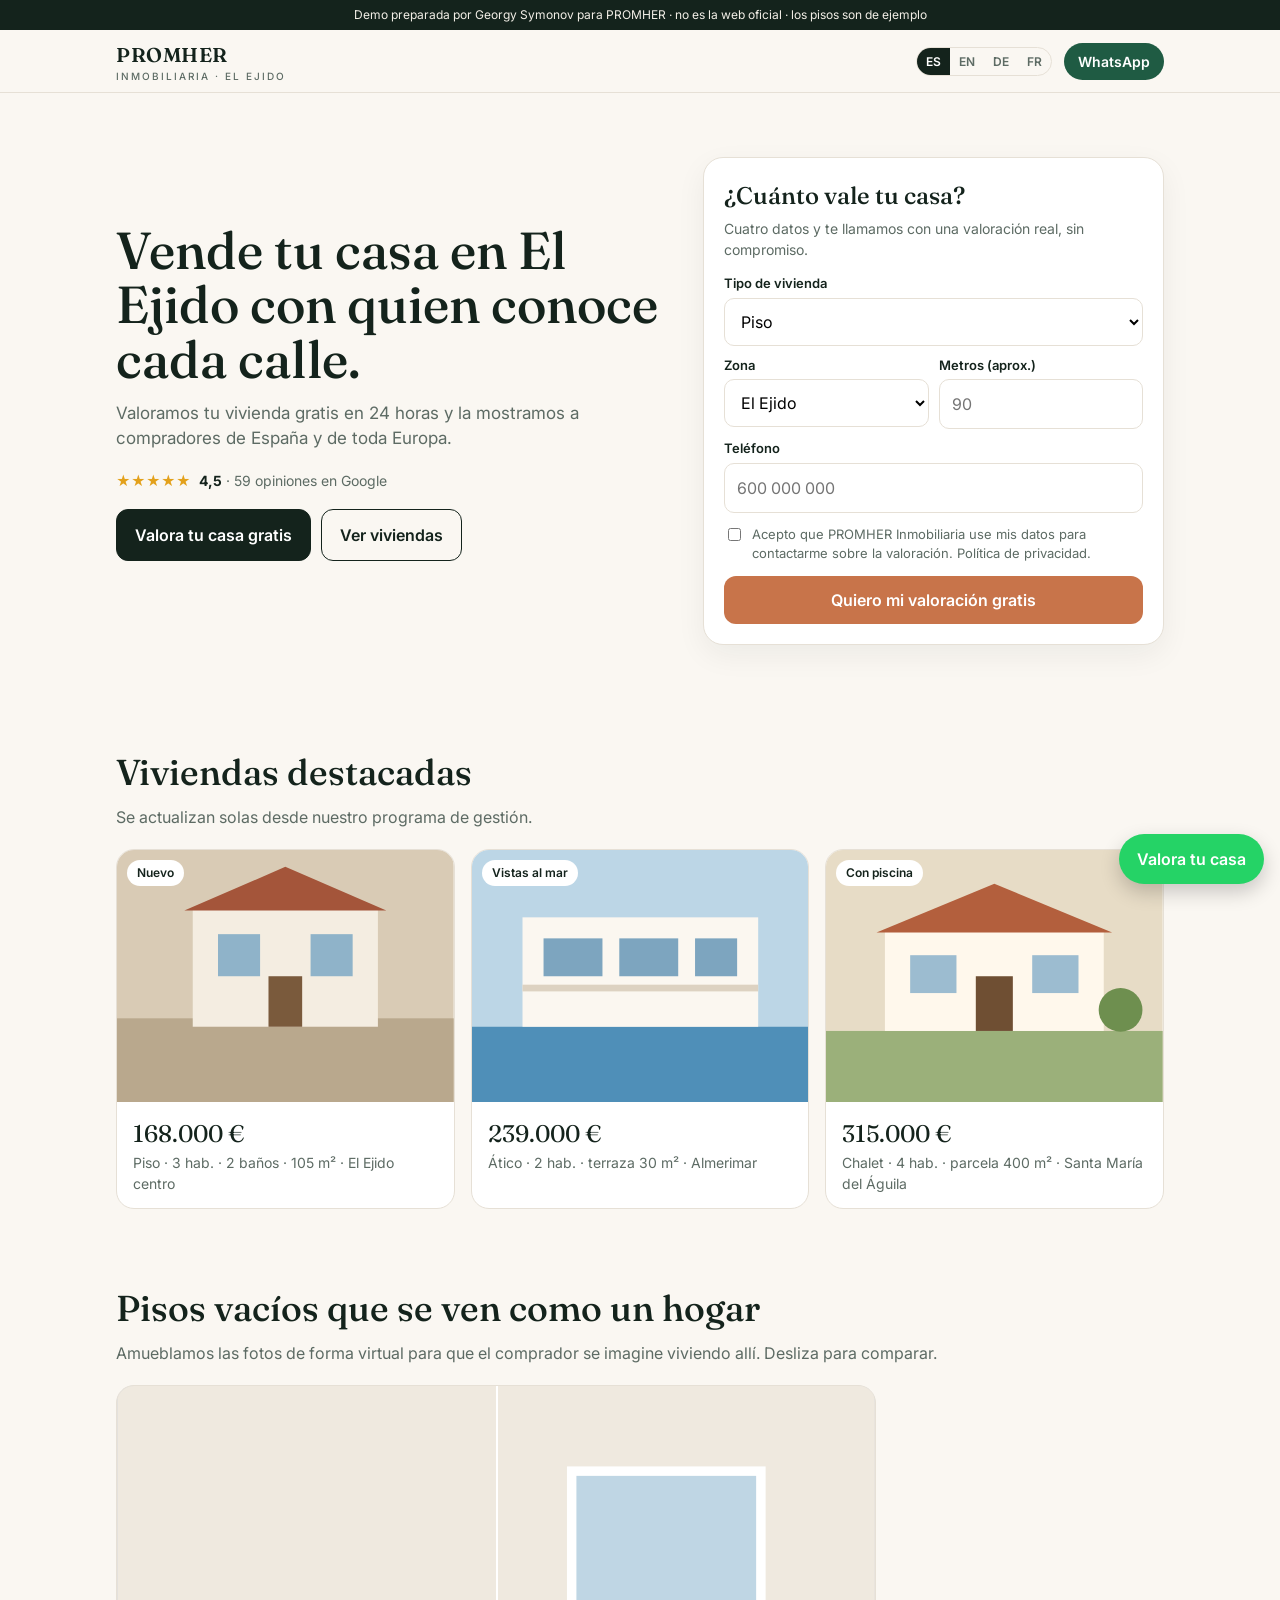
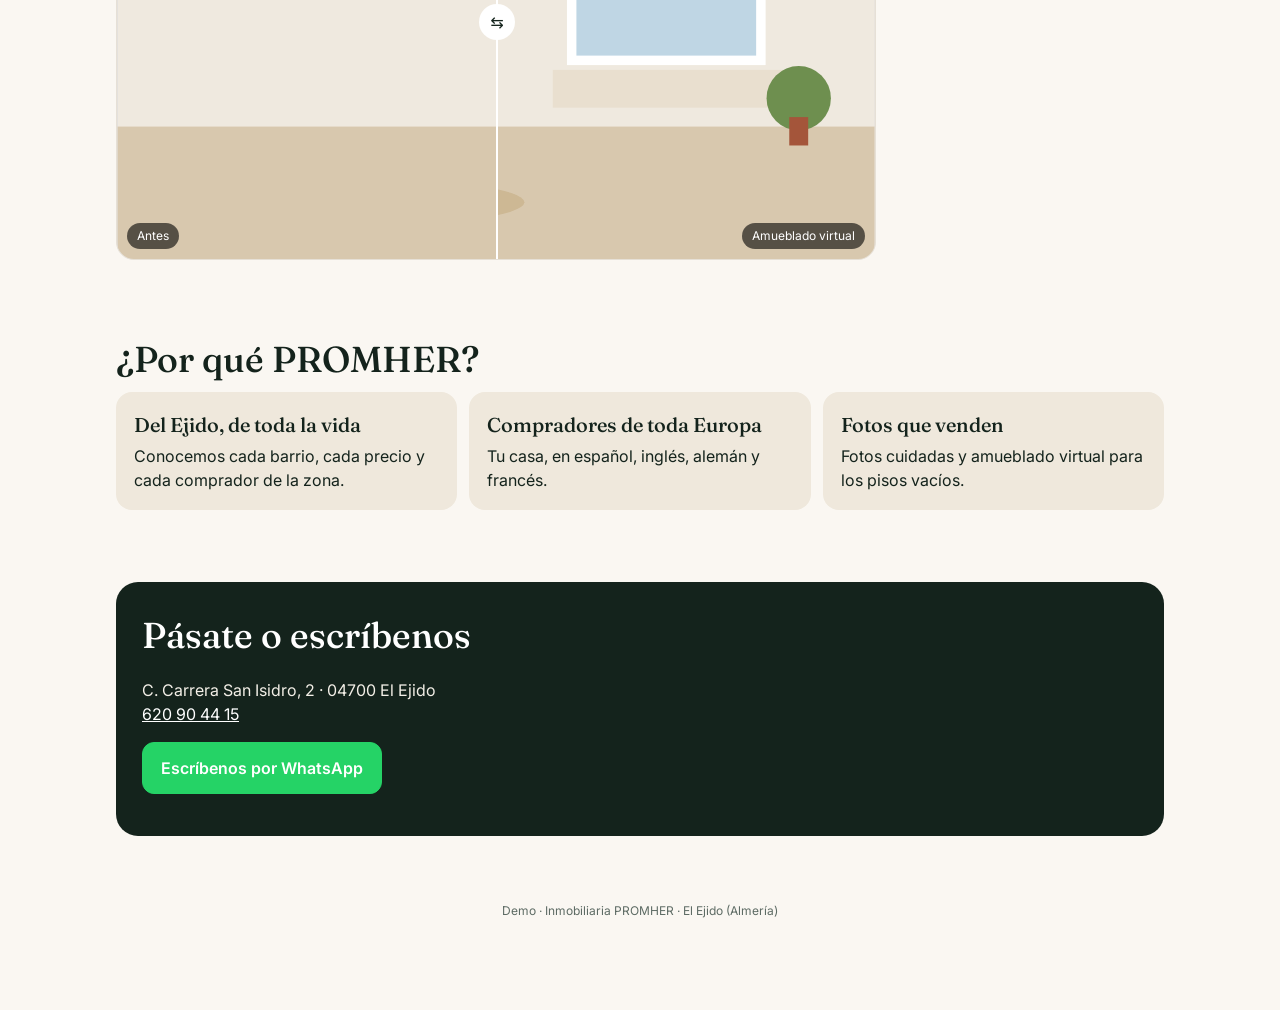
<file: servicios/demo-promher/index.html>
<!doctype html>
<html lang="es">
<head>
<meta charset="utf-8">
<meta name="viewport" content="width=device-width, initial-scale=1">
<title>PROMHER Inmobiliaria · El Ejido (demo)</title>
<link rel="preconnect" href="https://fonts.googleapis.com">
<link href="https://fonts.googleapis.com/css2?family=Fraunces:opsz,wght@9..144,500;9..144,600&family=Inter:wght@400;500;600&display=swap" rel="stylesheet">
<style>
  :root{--ink:#14231c;--muted:#5d6b64;--bg:#faf7f2;--card:#fff;--line:#e6e0d6;--accent:#1f5b43;--accent2:#c8744a;--soft:#efe8dc}
  *{box-sizing:border-box}
  body{margin:0;background:var(--bg);color:var(--ink);font:16px/1.5 Inter,system-ui,sans-serif}
  a{color:inherit}
  .demo{background:#14231c;color:#f3efe7;font-size:12px;text-align:center;padding:6px 16px}
  header{position:sticky;top:0;z-index:5;background:rgba(250,247,242,.94);backdrop-filter:blur(8px);border-bottom:1px solid var(--line)}
  .bar{max-width:1080px;margin:0 auto;padding:10px 16px;display:flex;align-items:center;gap:12px}
  .logo{font-family:Fraunces,serif;font-weight:600;font-size:20px;letter-spacing:.5px}
  .logo small{display:block;font:500 10px Inter;letter-spacing:2px;color:var(--muted);text-transform:uppercase}
  .sp{flex:1}
  .lang{display:flex;border:1px solid var(--line);border-radius:99px;overflow:hidden}
  .lang button{border:0;background:none;padding:6px 9px;font:600 12px Inter;color:var(--muted);cursor:pointer}
  .lang button.on{background:var(--ink);color:#fff}
  .wa{background:var(--accent);color:#fff;text-decoration:none;border-radius:99px;padding:8px 14px;font-weight:600;font-size:14px;white-space:nowrap}
  @media(max-width:480px){.bar .wa{display:none}.lang button{padding:6px 8px}}
  .wrap{max-width:1080px;margin:0 auto;padding:0 16px}
  .hero{padding:40px 0 28px;display:grid;gap:24px}
  @media(min-width:900px){.hero{grid-template-columns:1.1fr .9fr;align-items:center;padding:64px 0}}
  h1{font-family:Fraunces,serif;font-weight:500;font-size:clamp(32px,7vw,52px);line-height:1.05;margin:0 0 14px}
  .lead{color:var(--muted);font-size:17px;margin:0 0 18px;max-width:46ch}
  .stars{display:flex;align-items:center;gap:8px;font-size:14px;color:var(--muted)}
  .stars b{color:var(--ink)}
  .cta{display:flex;flex-wrap:wrap;gap:10px;margin:18px 0}
  .btn{display:inline-block;border-radius:12px;padding:13px 18px;font-weight:600;text-decoration:none;border:1px solid var(--ink)}
  .btn.p{background:var(--ink);color:#fff}
  .form{background:var(--card);border:1px solid var(--line);border-radius:20px;padding:20px;box-shadow:0 10px 30px rgba(20,35,28,.06)}
  .form h2{font-family:Fraunces,serif;font-weight:500;font-size:24px;margin:0 0 4px}
  .form p{margin:0 0 14px;color:var(--muted);font-size:14px}
  label{display:block;font-size:13px;font-weight:600;margin:10px 0 4px}
  input,select{width:100%;padding:12px;border:1px solid var(--line);border-radius:10px;font:inherit;background:#fff}
  .row{display:grid;grid-template-columns:1fr 1fr;gap:10px}
  .chk{display:flex;gap:8px;align-items:flex-start;font-size:12px;color:var(--muted);margin:12px 0}
  .chk input{width:auto;margin-top:3px}
  .send{width:100%;background:var(--accent2);color:#fff;border:0;border-radius:12px;padding:14px;font:600 16px Inter;cursor:pointer}
  .ok{display:none;background:#e7f1ec;border-radius:12px;padding:14px;font-size:14px;margin-top:10px}
  section{padding:36px 0}
  h2.t{font-family:Fraunces,serif;font-weight:500;font-size:clamp(26px,5vw,36px);margin:0 0 6px}
  .sub{color:var(--muted);margin:0 0 20px}
  .grid{display:grid;gap:16px;grid-template-columns:repeat(auto-fit,minmax(260px,1fr))}
  .home{background:var(--card);border:1px solid var(--line);border-radius:18px;overflow:hidden}
  .ph{aspect-ratio:4/3;position:relative}
  .ph svg{width:100%;height:100%;display:block}
  .tag{position:absolute;top:10px;left:10px;background:#fff;border-radius:99px;padding:4px 10px;font-size:12px;font-weight:600}
  .home .in{padding:14px 16px}
  .price{font-family:Fraunces,serif;font-size:24px}
  .meta{color:var(--muted);font-size:14px}
  .ba{position:relative;border-radius:18px;overflow:hidden;border:1px solid var(--line);aspect-ratio:16/10;max-width:760px;background:#ddd;user-select:none}
  .ba svg{position:absolute;inset:0;width:100%;height:100%}
  .ba .after{clip-path:inset(0 0 0 50%)}
  .ba input{position:absolute;inset:0;width:100%;height:100%;opacity:0;cursor:ew-resize;margin:0;padding:0}
  .ba .knob{position:absolute;top:0;bottom:0;left:50%;width:2px;background:#fff;pointer-events:none}
  .ba .knob::after{content:"⇆";position:absolute;top:50%;left:50%;transform:translate(-50%,-50%);background:#fff;border-radius:99px;width:36px;height:36px;display:grid;place-items:center;font-size:16px}
  .lbl{position:absolute;bottom:10px;background:rgba(0,0,0,.6);color:#fff;font-size:12px;padding:4px 10px;border-radius:99px}
  .why{display:grid;gap:12px;grid-template-columns:repeat(auto-fit,minmax(220px,1fr))}
  .why div{background:var(--soft);border-radius:16px;padding:18px}
  .why b{display:block;font-family:Fraunces,serif;font-weight:500;font-size:20px;margin-bottom:4px}
  .contact{background:var(--ink);color:#f3efe7;border-radius:22px;padding:26px}
  .contact a{color:#fff}
  footer{color:var(--muted);font-size:12px;text-align:center;padding:30px 16px 90px}
  .float{position:fixed;right:16px;bottom:16px;background:#25d366;color:#fff;border-radius:99px;padding:13px 18px;font-weight:600;text-decoration:none;box-shadow:0 8px 20px rgba(0,0,0,.2)}
</style>
</head>
<body>
<div class="demo">Demo preparada por Georgy Symonov para PROMHER · no es la web oficial · los pisos son de ejemplo</div>
<header><div class="bar">
  <div class="logo">PROMHER<small>Inmobiliaria · El Ejido</small></div>
  <div class="sp"></div>
  <div class="lang"><button data-l="es" class="on">ES</button><button data-l="en">EN</button><button data-l="de">DE</button><button data-l="fr">FR</button></div>
  <a class="wa" href="#contacto" data-i="wa">WhatsApp</a>
</div></header>

<main class="wrap">
  <div class="hero">
    <div>
      <h1 data-i="h1">Vende tu casa en El Ejido con quien conoce cada calle.</h1>
      <p class="lead" data-i="lead">Valoramos tu vivienda gratis en 24 horas y la mostramos a compradores de España y de toda Europa.</p>
      <div class="stars"><span style="color:#e3a11b">★★★★★</span><span><b>4,5</b> · <span data-i="rev">59 opiniones en Google</span></span></div>
      <div class="cta"><a class="btn p" href="#valora" data-i="c1">Valora tu casa gratis</a><a class="btn" href="#pisos" data-i="c2">Ver viviendas</a></div>
    </div>
    <form class="form" id="valora" onsubmit="event.preventDefault();this.querySelector('.ok').style.display='block'">
      <h2 data-i="fh">¿Cuánto vale tu casa?</h2>
      <p data-i="fp">Cuatro datos y te llamamos con una valoración real, sin compromiso.</p>
      <label data-i="f1">Tipo de vivienda</label>
      <select><option data-i="o1">Piso</option><option data-i="o2">Casa / chalet</option><option data-i="o3">Dúplex o ático</option><option data-i="o4">Terreno o finca</option></select>
      <div class="row">
        <div><label data-i="f2">Zona</label><select><option>El Ejido</option><option>Santa María del Águila</option><option>Almerimar</option><option>Las Norias</option><option>San Agustín</option><option>Balerma</option></select></div>
        <div><label data-i="f3">Metros (aprox.)</label><input inputmode="numeric" placeholder="90"></div>
      </div>
      <label data-i="f4">Teléfono</label><input type="tel" placeholder="600 000 000" required>
      <div class="chk"><input type="checkbox" required id="rgpd"><label for="rgpd" style="margin:0;font-weight:400" data-i="rg">Acepto que PROMHER Inmobiliaria use mis datos para contactarme sobre la valoración. Política de privacidad.</label></div>
      <button class="send" data-i="fs">Quiero mi valoración gratis</button>
      <div class="ok" data-i="okm">¡Gracias! Te llamamos en menos de 24 horas.</div>
    </form>
  </div>

  <section id="pisos">
    <h2 class="t" data-i="ph">Viviendas destacadas</h2>
    <p class="sub" data-i="ps">Se actualizan solas desde nuestro programa de gestión.</p>
    <div class="grid">
      <article class="home"><div class="ph"><svg viewBox="0 0 400 300"><rect width="400" height="300" fill="#d9cbb5"/><rect y="200" width="400" height="100" fill="#b9a88d"/><rect x="90" y="70" width="220" height="140" fill="#f4ede1"/><rect x="120" y="100" width="50" height="50" fill="#8fb3c9"/><rect x="230" y="100" width="50" height="50" fill="#8fb3c9"/><rect x="180" y="150" width="40" height="60" fill="#7a5a3c"/><polygon points="80,72 200,20 320,72" fill="#a4553a"/></svg><span class="tag" data-i="t1">Nuevo</span></div>
        <div class="in"><div class="price">168.000 €</div><div class="meta" data-i="h1m">Piso · 3 hab. · 2 baños · 105 m² · El Ejido centro</div></div></article>
      <article class="home"><div class="ph"><svg viewBox="0 0 400 300"><rect width="400" height="300" fill="#bcd6e6"/><rect y="210" width="400" height="90" fill="#4f8fb8"/><rect x="60" y="80" width="280" height="130" fill="#fbf7f0"/><rect x="85" y="105" width="70" height="45" fill="#7da5bf"/><rect x="175" y="105" width="70" height="45" fill="#7da5bf"/><rect x="265" y="105" width="50" height="45" fill="#7da5bf"/><rect x="60" y="160" width="280" height="8" fill="#ddd2c1"/></svg><span class="tag" data-i="t2">Vistas al mar</span></div>
        <div class="in"><div class="price">239.000 €</div><div class="meta" data-i="h2m">Ático · 2 hab. · terraza 30 m² · Almerimar</div></div></article>
      <article class="home"><div class="ph"><svg viewBox="0 0 400 300"><rect width="400" height="300" fill="#e7dcc6"/><rect y="215" width="400" height="85" fill="#9bb07a"/><rect x="70" y="95" width="260" height="120" fill="#fff8ec"/><polygon points="60,98 200,40 340,98" fill="#b35f3d"/><rect x="100" y="125" width="55" height="45" fill="#9cbcd0"/><rect x="245" y="125" width="55" height="45" fill="#9cbcd0"/><rect x="178" y="150" width="44" height="65" fill="#6f4f33"/><circle cx="350" cy="190" r="26" fill="#6e8f4f"/></svg><span class="tag" data-i="t3">Con piscina</span></div>
        <div class="in"><div class="price">315.000 €</div><div class="meta" data-i="h3m">Chalet · 4 hab. · parcela 400 m² · Santa María del Águila</div></div></article>
    </div>
  </section>

  <section>
    <h2 class="t" data-i="vh">Pisos vacíos que se ven como un hogar</h2>
    <p class="sub" data-i="vs">Amueblamos las fotos de forma virtual para que el comprador se imagine viviendo allí. Desliza para comparar.</p>
    <div class="ba" id="ba">
      <svg viewBox="0 0 800 500"><rect width="800" height="500" fill="#efe9df"/><rect y="360" width="800" height="140" fill="#d8c8ae"/><rect x="480" y="90" width="200" height="200" fill="#bfd6e4" stroke="#fff" stroke-width="10"/></svg>
      <svg class="after" viewBox="0 0 800 500"><rect width="800" height="500" fill="#efe9df"/><rect y="360" width="800" height="140" fill="#d8c8ae"/><rect x="480" y="90" width="200" height="200" fill="#bfd6e4" stroke="#fff" stroke-width="10"/><rect x="460" y="300" width="250" height="40" fill="#e9dfcf"/><rect x="90" y="300" width="300" height="80" rx="16" fill="#5f7a6a"/><rect x="90" y="270" width="300" height="45" rx="16" fill="#6f8b7a"/><rect x="150" y="395" width="180" height="20" rx="8" fill="#8a6a4b"/><ellipse cx="240" cy="440" rx="190" ry="26" fill="#cdb894"/><rect x="120" y="120" width="140" height="100" fill="#f7f2ea" stroke="#8a6a4b" stroke-width="6"/><circle cx="720" cy="330" r="34" fill="#6e8f4f"/><rect x="710" y="350" width="20" height="30" fill="#a4553a"/></svg>
      <span class="lbl" style="left:10px" data-i="b1">Antes</span><span class="lbl" style="right:10px" data-i="b2">Amueblado virtual</span>
      <div class="knob" id="knob"></div>
      <input type="range" min="0" max="100" value="50" aria-label="Comparar antes y después" id="rng">
    </div>
  </section>

  <section>
    <h2 class="t" data-i="wh">¿Por qué PROMHER?</h2>
    <div class="why">
      <div><b data-i="w1">Del Ejido, de toda la vida</b><span data-i="w1t">Conocemos cada barrio, cada precio y cada comprador de la zona.</span></div>
      <div><b data-i="w2">Compradores de toda Europa</b><span data-i="w2t">Tu casa, en español, inglés, alemán y francés.</span></div>
      <div><b data-i="w3">Fotos que venden</b><span data-i="w3t">Fotos cuidadas y amueblado virtual para los pisos vacíos.</span></div>
    </div>
  </section>

  <section id="contacto">
    <div class="contact">
      <h2 class="t" style="color:#fff" data-i="ch">Pásate o escríbenos</h2>
      <p>C. Carrera San Isidro, 2 · 04700 El Ejido<br><a href="tel:+34620904415">620 90 44 15</a></p>
      <p><a class="btn p" style="background:#25d366;border-color:#25d366" href="#" data-i="wa2">Escríbenos por WhatsApp</a></p>
    </div>
  </section>
</main>
<footer>Demo · Inmobiliaria PROMHER · El Ejido (Almería)</footer>
<a class="float" href="#valora" data-i="fl">Valora tu casa</a>

<script>
const T={
en:{wa:"WhatsApp",h1:"Sell your home in El Ejido with people who know every street.",lead:"Free valuation in 24 hours, and we show your home to buyers from Spain and all over Europe.",rev:"59 reviews on Google",c1:"Free home valuation",c2:"See homes",fh:"What is your home worth?",fp:"Four details and we call you with a real valuation, no strings attached.",f1:"Type of home",o1:"Apartment",o2:"House / villa",o3:"Duplex or penthouse",o4:"Land or farm",f2:"Area",f3:"Size (m², approx.)",f4:"Phone",rg:"I agree that PROMHER Inmobiliaria may use my details to contact me about the valuation. Privacy policy.",fs:"Get my free valuation",okm:"Thank you! We'll call you within 24 hours.",ph:"Featured homes",ps:"Updated automatically from our property software.",t1:"New",t2:"Sea views",t3:"With pool",h1m:"Apartment · 3 bed · 2 bath · 105 m² · El Ejido centre",h2m:"Penthouse · 2 bed · 30 m² terrace · Almerimar",h3m:"Villa · 4 bed · 400 m² plot · Santa María del Águila",vh:"Empty homes that look like home",vs:"We virtually furnish the photos so buyers can picture living there. Slide to compare.",b1:"Before",b2:"Virtually furnished",wh:"Why PROMHER?",w1:"Local, born and raised",w1t:"We know every neighbourhood, price and buyer in the area.",w2:"Buyers from all over Europe",w2t:"Your home, in Spanish, English, German and French.",w3:"Photos that sell",w3t:"Great photos and virtual staging for empty homes.",ch:"Visit us or send a message",wa2:"Message us on WhatsApp",fl:"Value your home"},
de:{wa:"WhatsApp",h1:"Verkaufen Sie Ihr Haus in El Ejido mit Leuten, die jede Straße kennen.",lead:"Kostenlose Bewertung in 24 Stunden – wir zeigen Ihr Haus Käufern aus Spanien und ganz Europa.",rev:"59 Bewertungen bei Google",c1:"Kostenlose Bewertung",c2:"Immobilien ansehen",fh:"Was ist Ihr Haus wert?",fp:"Vier Angaben, und wir rufen Sie mit einer echten Bewertung an – unverbindlich.",f1:"Art der Immobilie",o1:"Wohnung",o2:"Haus / Villa",o3:"Maisonette oder Penthouse",o4:"Grundstück oder Finca",f2:"Gegend",f3:"Größe (m², ca.)",f4:"Telefon",rg:"Ich bin einverstanden, dass PROMHER Inmobiliaria meine Daten nutzt, um mich wegen der Bewertung zu kontaktieren. Datenschutz.",fs:"Kostenlose Bewertung anfordern",okm:"Danke! Wir rufen Sie innerhalb von 24 Stunden an.",ph:"Ausgewählte Immobilien",ps:"Automatisch aus unserer Software aktualisiert.",t1:"Neu",t2:"Meerblick",t3:"Mit Pool",h1m:"Wohnung · 3 Zi. · 2 Bäder · 105 m² · El Ejido Zentrum",h2m:"Penthouse · 2 Zi. · 30 m² Terrasse · Almerimar",h3m:"Villa · 4 Zi. · 400 m² Grundstück · Santa María del Águila",vh:"Leere Wohnungen, die wie ein Zuhause wirken",vs:"Wir möblieren die Fotos virtuell. Zum Vergleichen schieben.",b1:"Vorher",b2:"Virtuell möbliert",wh:"Warum PROMHER?",w1:"Von hier, seit jeher",w1t:"Wir kennen jedes Viertel, jeden Preis und jeden Käufer.",w2:"Käufer aus ganz Europa",w2t:"Ihr Haus auf Spanisch, Englisch, Deutsch und Französisch.",w3:"Fotos, die verkaufen",w3t:"Gute Fotos und virtuelles Home Staging.",ch:"Besuchen Sie uns oder schreiben Sie uns",wa2:"Per WhatsApp schreiben",fl:"Haus bewerten"},
fr:{wa:"WhatsApp",h1:"Vendez votre maison à El Ejido avec ceux qui connaissent chaque rue.",lead:"Estimation gratuite en 24 heures, et votre bien présenté aux acheteurs d'Espagne et de toute l'Europe.",rev:"59 avis sur Google",c1:"Estimation gratuite",c2:"Voir les biens",fh:"Combien vaut votre maison ?",fp:"Quatre informations et nous vous appelons avec une estimation réelle, sans engagement.",f1:"Type de bien",o1:"Appartement",o2:"Maison / villa",o3:"Duplex ou attique",o4:"Terrain ou finca",f2:"Secteur",f3:"Surface (m², env.)",f4:"Téléphone",rg:"J'accepte que PROMHER Inmobiliaria utilise mes données pour me contacter au sujet de l'estimation. Politique de confidentialité.",fs:"Recevoir mon estimation",okm:"Merci ! Nous vous appelons sous 24 heures.",ph:"Biens à la une",ps:"Mis à jour automatiquement depuis notre logiciel.",t1:"Nouveau",t2:"Vue mer",t3:"Avec piscine",h1m:"Appartement · 3 ch. · 2 sdb · 105 m² · centre d'El Ejido",h2m:"Attique · 2 ch. · terrasse 30 m² · Almerimar",h3m:"Villa · 4 ch. · terrain 400 m² · Santa María del Águila",vh:"Des logements vides qui ressemblent à un foyer",vs:"Nous meublons les photos virtuellement. Glissez pour comparer.",b1:"Avant",b2:"Meublé virtuellement",wh:"Pourquoi PROMHER ?",w1:"D'ici, depuis toujours",w1t:"Nous connaissons chaque quartier, chaque prix et chaque acheteur.",w2:"Des acheteurs de toute l'Europe",w2t:"Votre bien en espagnol, anglais, allemand et français.",w3:"Des photos qui vendent",w3t:"De belles photos et du home staging virtuel.",ch:"Passez nous voir ou écrivez-nous",wa2:"Écrivez-nous sur WhatsApp",fl:"Estimer ma maison"}};
const ES={};document.querySelectorAll('[data-i]').forEach(e=>ES[e.dataset.i]=e.textContent);T.es=ES;
document.querySelectorAll('.lang button').forEach(b=>b.onclick=()=>{const l=b.dataset.l;document.documentElement.lang=l;
  document.querySelectorAll('.lang button').forEach(x=>x.classList.toggle('on',x===b));
  document.querySelectorAll('[data-i]').forEach(e=>{const v=T[l][e.dataset.i];if(v)e.textContent=v;});});
const rng=document.getElementById('rng'),aft=document.querySelector('.ba .after'),kn=document.getElementById('knob');
rng.oninput=()=>{aft.style.clipPath=`inset(0 0 0 ${rng.value}%)`;kn.style.left=rng.value+'%';};
</script>
</body>
</html>
</file>
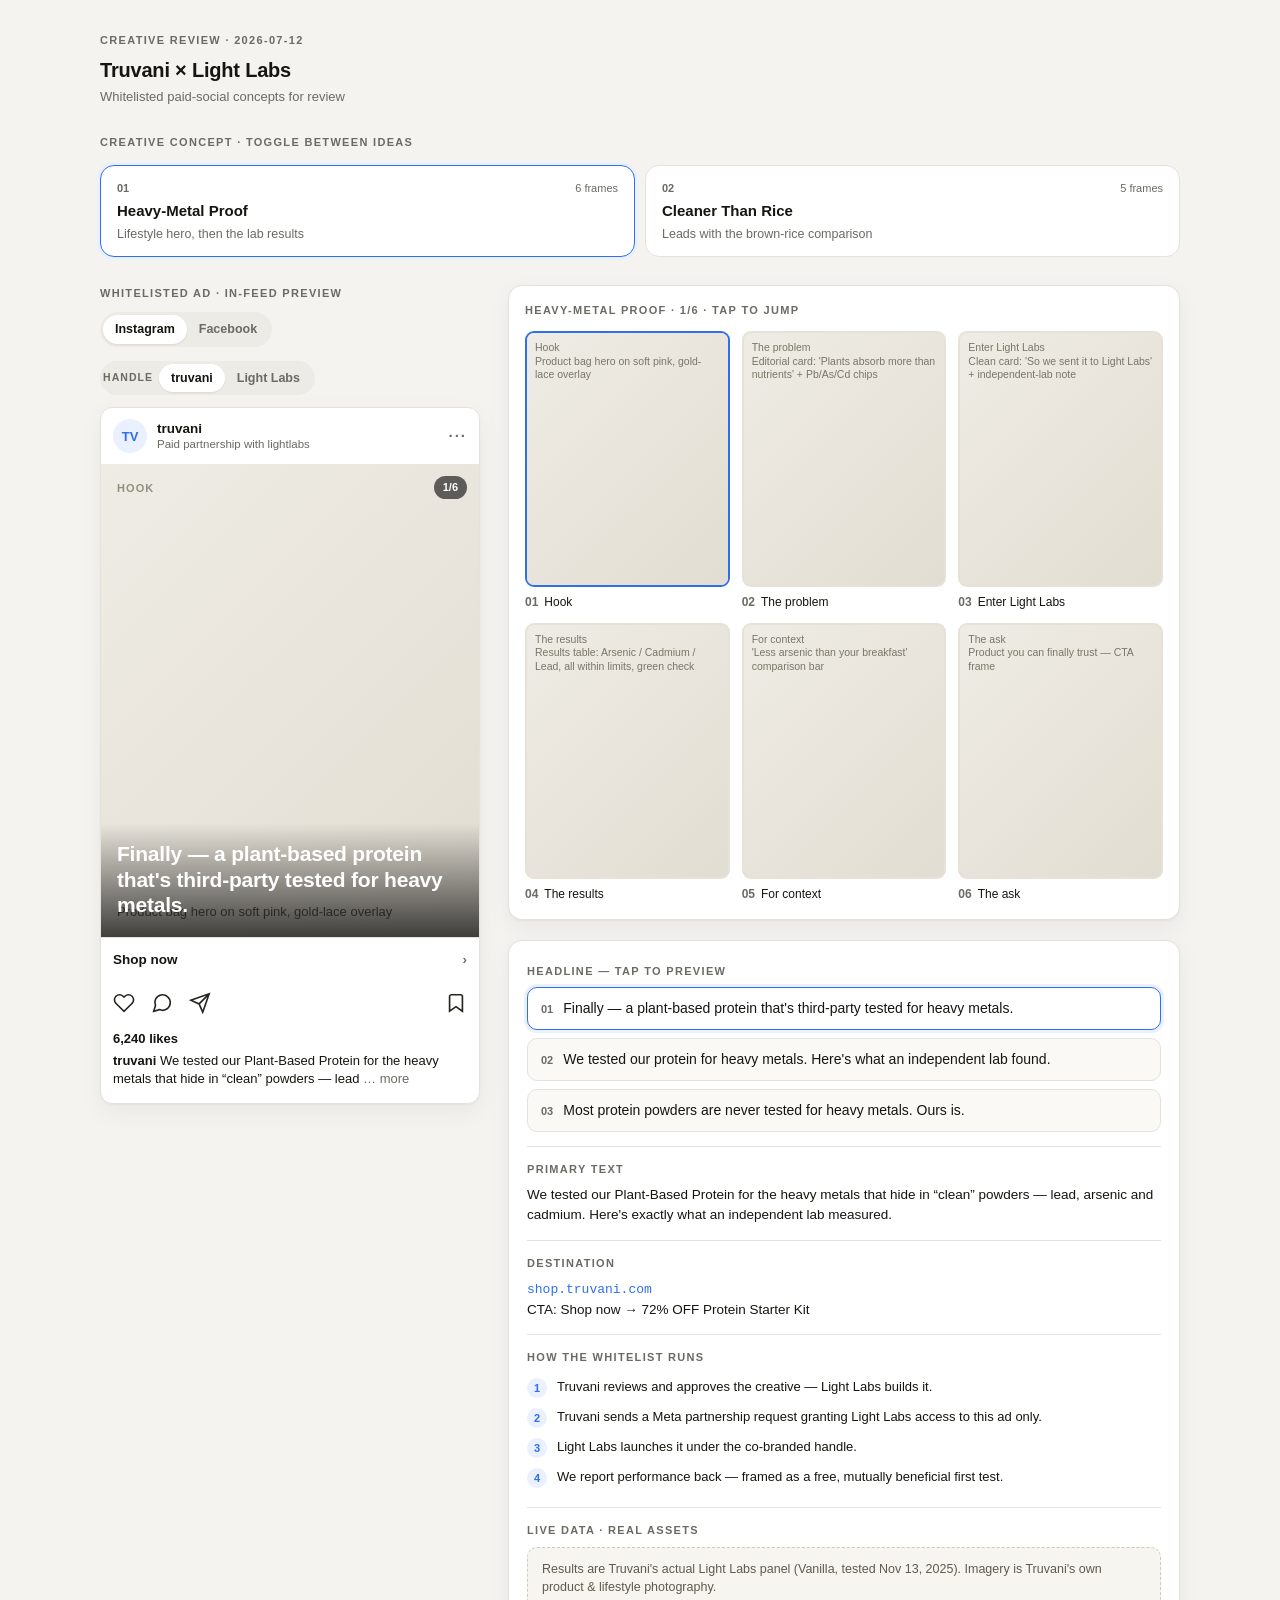
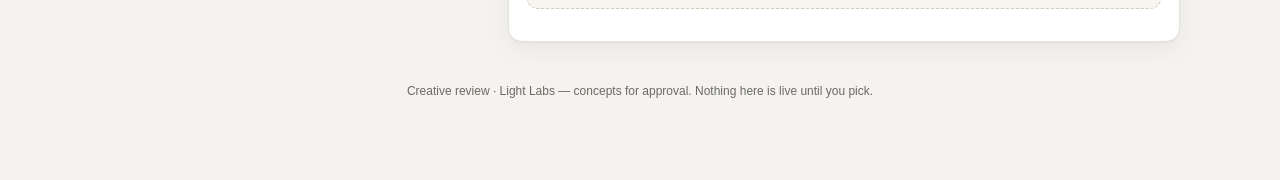
<file: .claude/skills/ad-creative/assets/creative-review-template.html>
<!DOCTYPE html>
<!--
  Creative Review Page — a shareable ad-creative approval artifact.

  HOW TO USE (agents): replace the JSON inside <script id="review-data"> below
  with the real project. Everything else renders from it. The file is
  self-contained — no build, no network, no dependencies. Open it in a browser,
  host it on any static host (Vercel/Netlify/GitHub Pages), or hand off the
  single .html file.

  THE DATA BLOCK IS JSON, NOT JAVASCRIPT:
    - double-quoted keys and strings, no comments, no trailing commas
    - it is inert data (parsed with JSON.parse), so a value can never execute
    - SECURITY: escape every literal "<" in your text values as \u003c so a
      value like "</script>" can never break out of the tag. All values are
      also HTML-escaped again at render time.

  DATA SHAPE — see references/creative-review-page.md for the annotated spec.
  Images: each frame's "image" may be a local path/file URL or a data URI.
  Remote and protocol-relative URLs are blocked; package images with the page.
  If omitted (or the file is missing), a placeholder shows the frame label +
  the image prompt — use this for concepts not yet rendered to image.
-->
<html lang="en">
<head>
<meta charset="utf-8" />
<meta name="viewport" content="width=device-width, initial-scale=1" />
<title>Creative Review</title>
<style>
  :root {
    --bg: #f4f3f0; --card: #ffffff; --ink: #16150f; --muted: #6b6a63;
    --line: #e4e2dc; --accent: #2f6fed; --accent-soft: #eaf0fe;
    --radius: 14px; --shadow: 0 1px 2px rgba(0,0,0,.04), 0 8px 24px rgba(0,0,0,.05);
  }
  * { box-sizing: border-box; }
  body { margin: 0; background: var(--bg); color: var(--ink);
    font: 15px/1.5 -apple-system, BlinkMacSystemFont, "Segoe UI", Roboto, Helvetica, Arial, sans-serif;
    -webkit-font-smoothing: antialiased; }
  .wrap { max-width: 1120px; margin: 0 auto; padding: 32px 20px 80px; }
  .eyebrow { font-size: 11px; font-weight: 700; letter-spacing: .12em; text-transform: uppercase; color: var(--muted); }
  a { color: var(--accent); }

  header.project { margin-bottom: 28px; }
  header.project h1 { font-size: 20px; margin: 6px 0 2px; letter-spacing: -.01em; }
  header.project .sub { color: var(--muted); font-size: 13px; }

  .concepts { display: grid; grid-template-columns: repeat(auto-fit, minmax(210px, 1fr)); gap: 10px; margin: 14px 0 28px; }
  .concept { text-align: left; background: var(--card); border: 1.5px solid var(--line); border-radius: var(--radius);
    padding: 14px 16px; cursor: pointer; transition: border-color .12s, box-shadow .12s; font: inherit; color: inherit; }
  .concept:hover { border-color: #cfcdc6; }
  .concept[aria-pressed="true"] { border-color: var(--accent); box-shadow: 0 0 0 3px var(--accent-soft); background: #fff; }
  .concept .row1 { display: flex; align-items: baseline; justify-content: space-between; gap: 8px; }
  .concept .num { font-size: 11px; font-weight: 700; color: var(--muted); }
  .concept .frames { font-size: 11px; color: var(--muted); }
  .concept .name { font-weight: 650; font-size: 15px; margin: 4px 0 3px; }
  .concept .tag { font-size: 12.5px; color: var(--muted); line-height: 1.35; }

  .grid { display: grid; grid-template-columns: minmax(0, 380px) minmax(0, 1fr); gap: 28px; align-items: start; }
  @media (max-width: 860px) { .grid { grid-template-columns: 1fr; } }
  .col-label { margin-bottom: 10px; }

  .toggles { display: flex; flex-wrap: wrap; gap: 14px; margin-bottom: 12px; }
  .seg { display: inline-flex; background: #ecebe6; border-radius: 999px; padding: 3px; }
  .seg button { border: 0; background: transparent; font: inherit; font-size: 12.5px; font-weight: 600; color: var(--muted);
    padding: 5px 12px; border-radius: 999px; cursor: pointer; }
  .seg button[aria-pressed="true"] { background: #fff; color: var(--ink); box-shadow: 0 1px 2px rgba(0,0,0,.08); }
  .seg .lbl { align-self: center; font-size: 10.5px; font-weight: 700; letter-spacing: .1em; text-transform: uppercase; color: var(--muted); margin-right: 6px; }

  .post { background: var(--card); border: 1px solid var(--line); border-radius: 12px; overflow: hidden; box-shadow: var(--shadow); }
  .post .top { display: flex; align-items: center; gap: 10px; padding: 11px 12px; }
  .post .avatar { width: 34px; height: 34px; border-radius: 50%; background: var(--accent-soft); color: var(--accent);
    display: grid; place-items: center; font-weight: 700; font-size: 13px; overflow: hidden; flex: none; }
  .post .avatar img { width: 100%; height: 100%; object-fit: cover; }
  .post .who { line-height: 1.2; }
  .post .who .name { font-weight: 650; font-size: 13.5px; }
  .post .who .partner { font-size: 11.5px; color: var(--muted); }
  .post .dots { margin-left: auto; color: var(--muted); font-weight: 700; letter-spacing: 2px; }
  .frame { position: relative; aspect-ratio: 4/5; background: #ded9d0; display: grid; }
  .frame img { width: 100%; height: 100%; object-fit: cover; grid-area: 1/1; z-index: 1; }
  .frame .ph { grid-area: 1/1; display: flex; flex-direction: column; justify-content: space-between; padding: 16px;
    background: linear-gradient(135deg,#efece5,#e2ddd2); }
  .frame .ph .plabel { font-size: 11px; font-weight: 700; letter-spacing: .1em; text-transform: uppercase; color: #948e80; }
  .frame .ph .pprompt { font-size: 13px; color: #5f5a4e; line-height: 1.4; }
  .frame .badge { position: absolute; top: 12px; left: 12px; z-index: 2; background: rgba(255,255,255,.92);
    font-size: 11.5px; font-weight: 600; padding: 5px 10px; border-radius: 999px; display: flex; align-items: center; gap: 5px; }
  .frame .counter { position: absolute; top: 12px; right: 12px; z-index: 2; background: rgba(0,0,0,.6); color: #fff; font-size: 11px;
    font-weight: 600; padding: 3px 9px; border-radius: 999px; }
  .frame .headline { position: absolute; left: 0; right: 0; bottom: 0; z-index: 2; padding: 18px 16px 20px; color: #fff;
    font-size: 21px; font-weight: 700; line-height: 1.2; letter-spacing: -.01em;
    background: linear-gradient(to top, rgba(0,0,0,.72), rgba(0,0,0,0)); }
  .frame .headline.light { color: var(--ink); background: linear-gradient(to top, rgba(255,255,255,.85), rgba(255,255,255,0)); }

  /* Instagram chrome */
  .ig-cta { display: flex; align-items: center; justify-content: space-between; padding: 12px; border-top: 1px solid var(--line);
    font-weight: 600; font-size: 13.5px; }
  .ig-cta .chev { color: var(--muted); }
  .ig-actions { display: flex; gap: 16px; padding: 10px 12px 2px; color: #26251f; }
  .ig-actions svg { width: 22px; height: 22px; }
  .ig-actions .save { margin-left: auto; }
  .likes { padding: 6px 12px 2px; font-weight: 650; font-size: 13px; }
  .caption { padding: 2px 12px 14px; font-size: 13px; line-height: 1.4; }
  .caption .h { font-weight: 650; }
  .caption .more { color: var(--muted); }

  /* Facebook chrome — link card below image + text actions */
  .fb-card { display: flex; align-items: center; gap: 12px; padding: 12px; background: #f3f4f6; border-top: 1px solid var(--line); }
  .fb-card .meta { min-width: 0; flex: 1; }
  .fb-card .dom { font-size: 11px; letter-spacing: .04em; text-transform: uppercase; color: var(--muted); }
  .fb-card .hl { font-size: 14px; font-weight: 650; line-height: 1.25; margin-top: 2px; overflow: hidden; }
  .fb-card .btn { flex: none; background: #e4e6eb; color: #050505; font-weight: 650; font-size: 12.5px; padding: 8px 14px; border-radius: 7px; }
  .fb-actions { display: flex; padding: 4px 12px; border-top: 1px solid var(--line); }
  .fb-actions span { flex: 1; text-align: center; padding: 8px 0; font-size: 13px; font-weight: 600; color: var(--muted); }

  .board { background: var(--card); border: 1px solid var(--line); border-radius: var(--radius); padding: 16px; box-shadow: var(--shadow); margin-bottom: 20px; }
  .board .frames-grid { display: grid; grid-template-columns: repeat(3, 1fr); gap: 12px; margin-top: 12px; }
  @media (max-width: 480px) { .board .frames-grid { grid-template-columns: repeat(2, 1fr); } }
  .thumb { border: 0; background: transparent; padding: 0; cursor: pointer; text-align: left; font: inherit; color: inherit; }
  .thumb .box { aspect-ratio: 4/5; border-radius: 9px; overflow: hidden; border: 2px solid transparent; background: #e7e2d8;
    display: grid; transition: border-color .12s; }
  .thumb[aria-current="true"] .box { border-color: var(--accent); }
  .thumb .box img { width: 100%; height: 100%; object-fit: cover; grid-area: 1/1; z-index: 1; }
  .thumb .box .mini { grid-area: 1/1; padding: 8px; font-size: 10.5px; color: #7a7566; line-height: 1.3;
    background: linear-gradient(135deg,#efece5,#e2ddd2); overflow: hidden; }
  .thumb .cap { margin-top: 6px; font-size: 12px; }
  .thumb .cap .n { color: var(--muted); font-weight: 700; margin-right: 6px; }

  .copy { background: var(--card); border: 1px solid var(--line); border-radius: var(--radius); padding: 18px; box-shadow: var(--shadow); }
  .copy .block { padding: 14px 0; border-top: 1px solid var(--line); }
  .copy .block:first-of-type { border-top: 0; padding-top: 4px; }
  .headline-opt { display: flex; gap: 10px; align-items: flex-start; width: 100%; text-align: left; font: inherit; color: inherit;
    background: #faf9f6; border: 1.5px solid var(--line); border-radius: 10px; padding: 11px 13px; cursor: pointer; margin-top: 8px; }
  .headline-opt[aria-pressed="true"] { border-color: var(--accent); background: #fff; box-shadow: 0 0 0 3px var(--accent-soft); }
  .headline-opt .n { font-size: 11px; font-weight: 700; color: var(--muted); margin-top: 2px; }
  .headline-opt .t { font-size: 14px; line-height: 1.35; }
  .kv { font-size: 13.5px; line-height: 1.5; }
  .kv .dest { color: var(--accent); font-family: ui-monospace, SFMono-Regular, Menlo, monospace; font-size: 13px; }
  .steps { margin: 8px 0 0; padding: 0; list-style: none; }
  .steps li { display: flex; gap: 10px; padding: 5px 0; font-size: 13px; line-height: 1.4; }
  .steps li .i { flex: none; width: 20px; height: 20px; border-radius: 50%; background: var(--accent-soft); color: var(--accent);
    display: grid; place-items: center; font-size: 11px; font-weight: 700; }
  .grounding { background: #f6f5ef; border: 1px dashed #cfcabb; border-radius: 10px; padding: 12px 14px; font-size: 12.5px; color: #5f5a4e; line-height: 1.45; margin-top: 8px; }
  .err { background: #fbeaea; border: 1px solid #e6b7b7; color: #8a2b2b; border-radius: 10px; padding: 14px 16px; font-size: 13px; }
  footer { margin-top: 40px; text-align: center; font-size: 12px; color: var(--muted); }
</style>
</head>
<body>

<!-- DATA — replace this JSON with your project (see the comment at the top of the file). -->
<script type="application/json" id="review-data">
{
  "project": {
    "brand": "Truvani",
    "agency": "Light Labs",
    "date": "2026-07-12",
    "note": "Whitelisted paid-social concepts for review"
  },
  "platforms": ["instagram", "facebook"],
  "concepts": [
    {
      "name": "Heavy-Metal Proof",
      "tagline": "Lifestyle hero, then the lab results",
      "handles": [
        { "name": "truvani", "partner": "Paid partnership with lightlabs", "initials": "TV" },
        { "name": "Light Labs", "partner": "Paid partnership with truvani", "initials": "LL" }
      ],
      "frames": [
        { "label": "Hook", "prompt": "Product bag hero on soft pink, gold-lace overlay", "headline": "Finally — a plant-based protein that's third-party tested for heavy metals.", "headlineTheme": "dark" },
        { "label": "The problem", "prompt": "Editorial card: 'Plants absorb more than nutrients' + Pb/As/Cd chips" },
        { "label": "Enter Light Labs", "prompt": "Clean card: 'So we sent it to Light Labs' + independent-lab note" },
        { "label": "The results", "prompt": "Results table: Arsenic / Cadmium / Lead, all within limits, green check" },
        { "label": "For context", "prompt": "'Less arsenic than your breakfast' comparison bar" },
        { "label": "The ask", "prompt": "Product you can finally trust — CTA frame", "headline": "Protein you can finally trust." }
      ],
      "headlines": [
        "Finally — a plant-based protein that's third-party tested for heavy metals.",
        "We tested our protein for heavy metals. Here's what an independent lab found.",
        "Most protein powders are never tested for heavy metals. Ours is."
      ],
      "likes": "6,240",
      "primaryText": "We tested our Plant-Based Protein for the heavy metals that hide in “clean” powders — lead, arsenic and cadmium. Here's exactly what an independent lab measured.",
      "destination": { "url": "shop.truvani.com", "cta": "Shop now", "offer": "72% OFF Protein Starter Kit" },
      "rollout": {
        "title": "How the whitelist runs",
        "steps": [
          "Truvani reviews and approves the creative — Light Labs builds it.",
          "Truvani sends a Meta partnership request granting Light Labs access to this ad only.",
          "Light Labs launches it under the co-branded handle.",
          "We report performance back — framed as a free, mutually beneficial first test."
        ]
      },
      "grounding": "Results are Truvani's actual Light Labs panel (Vanilla, tested Nov 13, 2025). Imagery is Truvani's own product & lifestyle photography."
    },
    {
      "name": "Cleaner Than Rice",
      "tagline": "Leads with the brown-rice comparison",
      "frames": [
        { "label": "Hook", "prompt": "Split visual: brown rice vs protein scoop", "headline": "Your “clean” brown rice protein? Test it.", "headlineTheme": "dark" },
        { "label": "The claim", "prompt": "Stat card comparing arsenic levels" },
        { "label": "The proof", "prompt": "Light Labs results table" },
        { "label": "The context", "prompt": "What the numbers mean, plainly" },
        { "label": "The ask", "prompt": "Starter-kit offer frame", "headline": "Trust the label. Then trust the test." }
      ],
      "headlines": [
        "Your “clean” brown rice protein? Test it.",
        "Brown rice protein is often the worst offender for arsenic. We checked ours.",
        "“Plant-based” doesn't mean “clean.” We have the lab panel to prove ours is."
      ],
      "primaryText": "Brown-rice protein is one of the most common sources of dietary arsenic. So we sent ours to an independent lab. Here's the panel.",
      "destination": { "url": "shop.truvani.com", "cta": "Shop now", "offer": "72% OFF Protein Starter Kit" },
      "grounding": "Comparison figures are from Truvani's Light Labs panel and published dietary-arsenic ranges. No competitor is named."
    }
  ]
}
</script>

<div class="wrap">
  <header class="project" id="project"></header>
  <div class="eyebrow">Creative concept · toggle between ideas</div>
  <div class="concepts" id="concepts"></div>
  <div class="grid">
    <section>
      <div class="eyebrow col-label" id="preview-label">In-feed preview</div>
      <div class="toggles" id="toggles"></div>
      <div class="post" id="post"></div>
    </section>
    <section>
      <div class="board">
        <div class="eyebrow" id="board-label">Storyboard · tap to jump</div>
        <div class="frames-grid" id="frames-grid"></div>
      </div>
      <div class="copy" id="copy"></div>
    </section>
  </div>
  <footer id="footer"></footer>
</div>

<script>
/* ============================================================================
   RENDER — generic; no need to edit when swapping the DATA JSON above.
   ========================================================================== */
const esc = (s) => String(s == null ? "" : s).replace(/[&<>"']/g, c => (
  { "&": "&amp;", "<": "&lt;", ">": "&gt;", '"': "&quot;", "'": "&#39;" }[c]));
const PLATFORMS = { instagram: "Instagram", facebook: "Facebook" };

let DATA;
try {
  DATA = JSON.parse(document.getElementById("review-data").textContent);
} catch (e) {
  document.querySelector(".wrap").innerHTML =
    '<div class="err"><b>Couldn\'t read the review data.</b><br/>The <code>#review-data</code> block must be valid JSON — double-quoted keys and strings, no comments, no trailing commas. Parser said: ' + esc(e.message) + '</div>';
  throw e;
}

function invalid(msg) {
  document.querySelector(".wrap").innerHTML =
    '<div class="err"><b>The review data is missing something.</b><br/>' + esc(msg) + '</div>';
  throw new Error(msg);
}
if (!DATA || !Array.isArray(DATA.concepts) || !DATA.concepts.length)
  invalid('"concepts" must be a non-empty array.');
DATA.concepts.forEach((c, i) => {
  if (!c || typeof c !== "object") invalid(`concepts[${i}] must be an object.`);
  if (!Array.isArray(c.frames) || !c.frames.length) invalid(`concepts[${i}].frames must be a non-empty array.`);
});

const state = { concept: 0, frame: 0, platform: null, handle: 0, headline: 0 };
const concept = () => DATA.concepts[state.concept];

// platforms restricted to the ones we can render; default to first valid
const platformList = () => (DATA.platforms || ["instagram"]).filter(p => PLATFORMS[p]);
state.platform = platformList()[0] || "instagram";

const heart = '<svg viewBox="0 0 24 24" fill="none" stroke="currentColor" stroke-width="1.8"><path d="M20.8 4.6a5.5 5.5 0 0 0-7.8 0L12 5.6l-1-1a5.5 5.5 0 1 0-7.8 7.8l1 1L12 21l7.8-7.6 1-1a5.5 5.5 0 0 0 0-7.8z"/></svg>';
const comment = '<svg viewBox="0 0 24 24" fill="none" stroke="currentColor" stroke-width="1.8"><path d="M21 11.5a8.4 8.4 0 0 1-11.8 7.7L3 21l1.9-6.2A8.4 8.4 0 1 1 21 11.5z"/></svg>';
const share = '<svg viewBox="0 0 24 24" fill="none" stroke="currentColor" stroke-width="1.8"><path d="M22 2 11 13M22 2l-7 20-4-9-9-4 20-7z"/></svg>';
const bookmark = '<svg viewBox="0 0 24 24" fill="none" stroke="currentColor" stroke-width="1.8"><path d="M19 21l-7-5-7 5V5a2 2 0 0 1 2-2h10a2 2 0 0 1 2 2z"/></svg>';

function renderProject() {
  const p = DATA.project || {};
  const line = [p.brand, p.agency && `× ${p.agency}`].filter(Boolean).join(" ");
  document.getElementById("project").innerHTML =
    `<div class="eyebrow">Creative review${p.date ? " · " + esc(p.date) : ""}</div>
     <h1>${esc(line || "Ad creative")}</h1>${p.note ? `<div class="sub">${esc(p.note)}</div>` : ""}`;
  document.getElementById("footer").innerHTML =
    `Creative review${p.agency ? " · " + esc(p.agency) : ""} — concepts for approval. Nothing here is live until you pick.`;
}

function renderConcepts() {
  document.getElementById("concepts").innerHTML = DATA.concepts.map((c, i) => `
    <button class="concept" aria-pressed="${i === state.concept}" data-i="${i}">
      <div class="row1"><span class="num">${String(i + 1).padStart(2, "0")}</span>
        <span class="frames">${c.frames.length} frame${c.frames.length === 1 ? "" : "s"}</span></div>
      <div class="name">${esc(c.name)}</div>
      <div class="tag">${esc(c.tagline || "")}</div>
    </button>`).join("");
  document.querySelectorAll(".concept").forEach(b =>
    b.onclick = () => { state.concept = +b.dataset.i; state.frame = 0; state.handle = 0; state.headline = 0; renderAll(); });
}

function handles() {
  return concept().handles || [{
    name: DATA.project?.brand || "brand",
    partner: DATA.project?.agency ? "Paid partnership with " + DATA.project.agency.toLowerCase() : "Sponsored",
    initials: (DATA.project?.brand || "AD").slice(0, 2).toUpperCase()
  }];
}

function renderToggles() {
  const plats = platformList(), hs = handles();
  let html = "";
  if (plats.length > 1) {
    html += `<div class="seg" role="group">${plats.map(p =>
      `<button data-plat="${esc(p)}" aria-pressed="${p === state.platform}">${esc(PLATFORMS[p])}</button>`).join("")}</div>`;
  }
  if (hs.length > 1) {
    html += `<div class="seg" role="group"><span class="lbl">Handle</span>${hs.map((h, i) =>
      `<button data-handle="${i}" aria-pressed="${i === state.handle}">${esc(h.name)}</button>`).join("")}</div>`;
  }
  const el = document.getElementById("toggles");
  el.innerHTML = html;
  el.querySelectorAll("[data-plat]").forEach(b => b.onclick = () => { state.platform = b.dataset.plat; renderToggles(); renderPost(); });
  el.querySelectorAll("[data-handle]").forEach(b => b.onclick = () => { state.handle = +b.dataset.handle; renderToggles(); renderPost(); });
  document.getElementById("preview-label").textContent = (hs.length > 1 ? "Whitelisted ad · " : "") + "In-feed preview";
}

// Classify with the browser URL parser; tabs/newlines and backslashes can hide a remote URL.
function localImageSource(value) {
  if (typeof value !== "string") return "";
  const syntax = value.replace(/[\t\n\r]/g, "").replace(/\\/g, "/")
    .replace(/^[\u0000-\u0020]+|[\u0000-\u0020]+$/g, "");
  if (/^\/\//.test(syntax)) return "";
  try {
    const base = new URL(document.baseURI);
    const image = new URL(value, base);
    if (image.protocol === "data:" || (image.protocol === "file:" && !image.host)) return value;
    // Hosted relative assets stay on the review page's origin; absolute network URLs stay blocked.
    if (!/^[a-z][a-z0-9+.-]*:/i.test(syntax) && image.origin === base.origin) return value;
  } catch (_) { /* An invalid source falls back to the placeholder. */ }
  return "";
}

// placeholder underneath + image on top; a missing/broken image removes itself → placeholder shows
function frameVisual(f, phCls) {
  const ph = `<div class="${phCls}"><div class="plabel">${esc(f.label)}</div><div class="pprompt">${esc(f.prompt || "")}</div></div>`;
  // Only local/relative or data: image sources — block remote URLs so the page stays offline and cannot beacon on open.
  const localImg = localImageSource(f.image);
  const img = localImg ? `<img src="${esc(localImg)}" alt="${esc(f.label)}" onerror="this.remove()" />` : "";
  return ph + img;
}

function frameHTML(c, f) {
  const total = c.frames.length;
  const headlineText = state.frame === 0 ? (c.headlines?.[state.headline] || f.headline || "") : (f.headline || "");
  const theme = f.headlineTheme === "light" ? " light" : "";
  return `<div class="frame">
      ${frameVisual(f, "ph")}
      <span class="counter">${state.frame + 1}/${total}</span>
      ${headlineText ? `<div class="headline${theme}">${esc(headlineText)}</div>` : ""}
    </div>`;
}

function renderPost() {
  const c = concept(), f = c.frames[state.frame], h = handles()[state.handle] || handles()[0];
  const dest = c.destination || {};
  const top = `<div class="top">
      <div class="avatar">${h.initials ? esc(h.initials) : ""}</div>
      <div class="who"><div class="name">${esc(h.name)}</div><div class="partner">${esc(h.partner || "Sponsored")}</div></div>
      <div class="dots">···</div>
    </div>`;

  let chrome;
  if (state.platform === "facebook") {
    const domain = dest.url ? esc(dest.url) : "";
    const hl = c.headlines?.[state.headline] || f.headline || dest.offer || "";
    chrome = `<div class="fb-card">
        <div class="meta"><div class="dom">${domain}</div><div class="hl">${esc(hl)}</div></div>
        ${dest.cta ? `<div class="btn">${esc(dest.cta)}</div>` : ""}
      </div>
      <div class="fb-actions"><span>Like</span><span>Comment</span><span>Share</span></div>`;
  } else {
    chrome = `<div class="ig-cta"><span>${esc(dest.cta || "Learn more")}</span><span class="chev">›</span></div>
      <div class="ig-actions">${heart}${comment}${share}<span class="save">${bookmark}</span></div>
      ${c.likes ? `<div class="likes">${esc(c.likes)} likes</div>` : ""}
      <div class="caption"><span class="h">${esc(h.name)}</span> ${esc((c.primaryText || "").slice(0, 90))}<span class="more"> … more</span></div>`;
  }

  document.getElementById("post").innerHTML = top + frameHTML(c, f) + chrome;
  document.getElementById("board-label").textContent = `${c.name} · ${state.frame + 1}/${c.frames.length} · tap to jump`;
}

function renderBoard() {
  const c = concept();
  document.getElementById("frames-grid").innerHTML = c.frames.map((f, i) => `
    <button class="thumb" aria-current="${i === state.frame}" data-i="${i}">
      <div class="box">${frameVisual(f, "mini")}</div>
      <div class="cap"><span class="n">${String(i + 1).padStart(2, "0")}</span>${esc(f.label)}</div>
    </button>`).join("");
  document.querySelectorAll(".thumb").forEach(b =>
    b.onclick = () => { state.frame = +b.dataset.i; renderPost(); renderBoard(); });
}

function renderCopy() {
  const c = concept(), dest = c.destination || {};
  let html = "";
  if (c.headlines?.length) {
    html += `<div class="block"><div class="eyebrow">Headline — tap to preview</div>${c.headlines.map((h, i) =>
      `<button class="headline-opt" aria-pressed="${i === state.headline}" data-i="${i}">
        <span class="n">${String(i + 1).padStart(2, "0")}</span><span class="t">${esc(h)}</span></button>`).join("")}</div>`;
  }
  if (c.primaryText) html += `<div class="block"><div class="eyebrow">Primary text</div><div class="kv" style="margin-top:8px">${esc(c.primaryText)}</div></div>`;
  if (dest.url || dest.cta) {
    html += `<div class="block"><div class="eyebrow">Destination</div><div class="kv" style="margin-top:8px">
      ${dest.url ? `<span class="dest">${esc(dest.url)}</span><br/>` : ""}
      ${dest.cta ? `CTA: ${esc(dest.cta)}` : ""}${dest.offer ? ` → ${esc(dest.offer)}` : ""}</div></div>`;
  }
  if (c.rollout?.steps?.length) {
    html += `<div class="block"><div class="eyebrow">${esc(c.rollout.title || "How it runs")}</div>
      <ol class="steps">${c.rollout.steps.map((s, i) => `<li><span class="i">${i + 1}</span><span>${esc(s)}</span></li>`).join("")}</ol></div>`;
  }
  if (c.grounding) html += `<div class="block"><div class="eyebrow">Live data · real assets</div><div class="grounding">${esc(c.grounding)}</div></div>`;
  const el = document.getElementById("copy");
  el.innerHTML = html;
  el.querySelectorAll(".headline-opt").forEach(b =>
    b.onclick = () => { state.headline = +b.dataset.i; state.frame = 0; renderPost(); renderBoard(); renderCopy(); });
}

function renderAll() { renderConcepts(); renderToggles(); renderPost(); renderBoard(); renderCopy(); }
renderProject();
renderAll();
</script>
</body>
</html>
</file>
